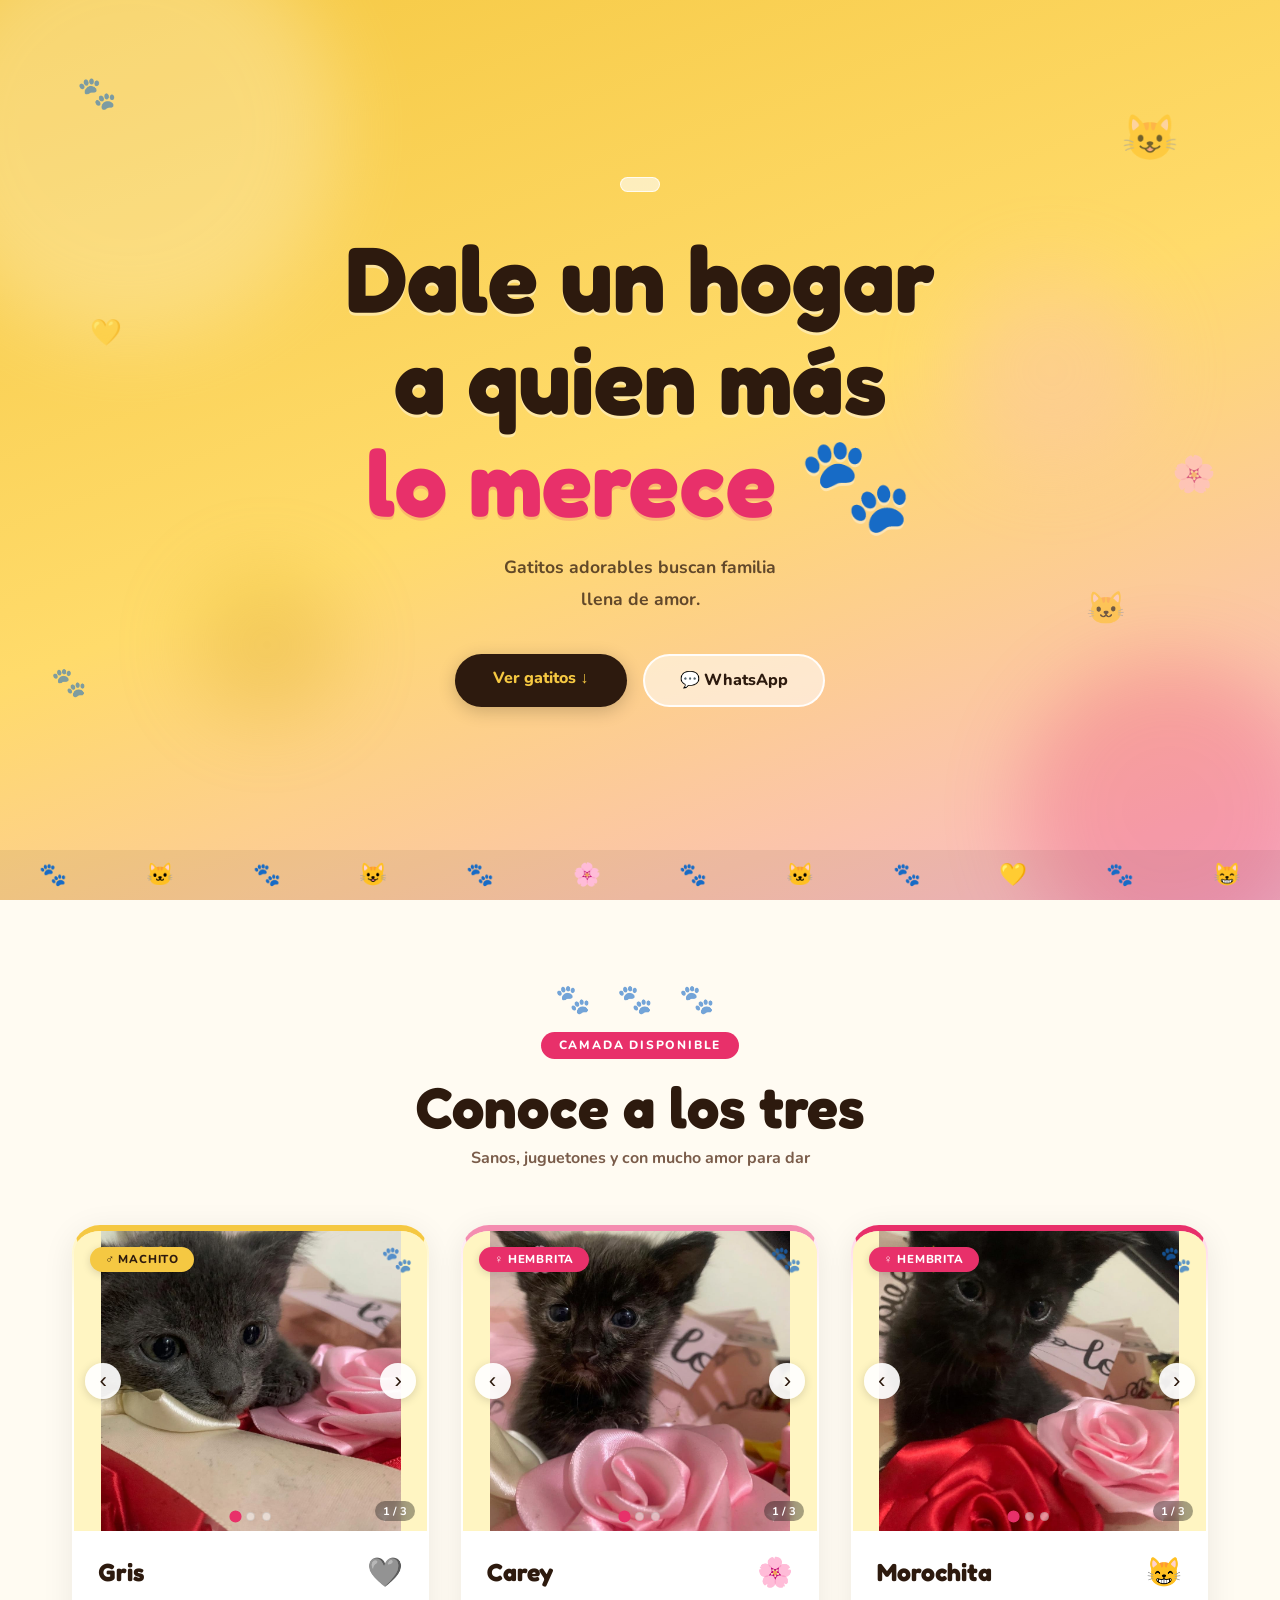
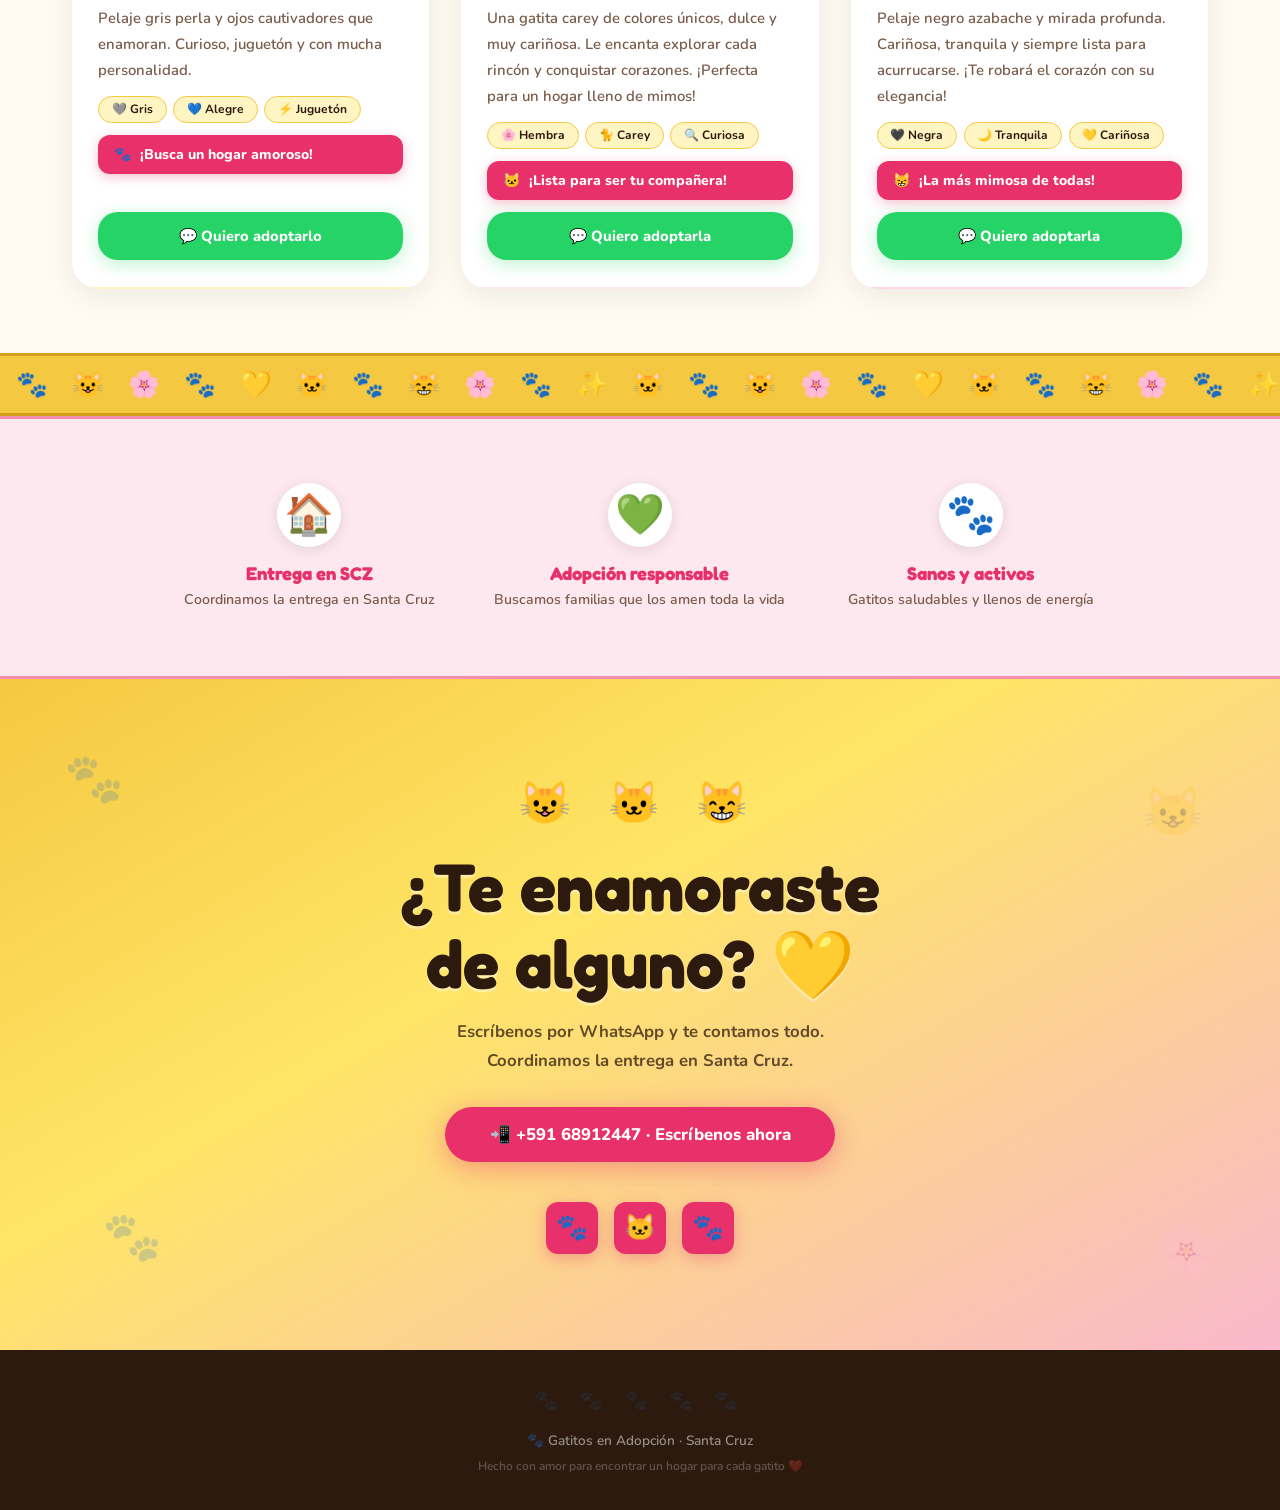
<file: index.html>
<!DOCTYPE html>
<html lang="es">
<head>
  <meta charset="UTF-8"/>
  <meta name="viewport" content="width=device-width, initial-scale=1.0"/>
  <title>🐾 Gatitos en Adopción </title>
  <link rel="stylesheet" href="style.css"/>
  <link href="https://fonts.googleapis.com/css2?family=Fredoka+One&family=Nunito:wght@400;600;700;800&display=swap" rel="stylesheet"/>
</head>
<body>

<!-- Stickers flotantes de fondo (decoración global) -->
<div class="bg-stickers" aria-hidden="true">
  <span class="bs" style="--x:5%;  --y:12%; --s:.9; --r:-15deg">🐾</span>
  <span class="bs" style="--x:90%; --y:8%;  --s:.7; --r:20deg">😺</span>
  <span class="bs" style="--x:18%; --y:38%; --s:.6; --r:10deg">🐱</span>
  <span class="bs" style="--x:78%; --y:32%; --s:.8; --r:-8deg">🐾</span>
  <span class="bs" style="--x:45%; --y:55%; --s:.5; --r:25deg">✨</span>
  <span class="bs" style="--x:92%; --y:60%; --s:.7; --r:-20deg">🐾</span>
  <span class="bs" style="--x:8%;  --y:70%; --s:.6; --r:12deg">😸</span>
  <span class="bs" style="--x:60%; --y:78%; --s:.8; --r:-5deg">🐾</span>
  <span class="bs" style="--x:30%; --y:88%; --s:.6; --r:18deg">🐱</span>
  <span class="bs" style="--x:85%; --y:90%; --s:.7; --r:-12deg">✨</span>
</div>


<!-- ╔══════════════════════════════════╗
     ║            HERO                  ║
     ╚══════════════════════════════════╝ -->
<header class="hero">
  <!-- Burbujas doradas y rosas -->
  <div class="hero-bubbles" aria-hidden="true">
    <div class="bubble bu1"></div>
    <div class="bubble bu2"></div>
    <div class="bubble bu3"></div>
    <div class="bubble bu4"></div>
  </div>

  <!-- Stickers hero -->
  <div class="hero-stickers" aria-hidden="true">
    <span class="hs hs1">🐾</span>
    <span class="hs hs2">😺</span>
    <span class="hs hs3">🐾</span>
    <span class="hs hs4">🌸</span>
    <span class="hs hs5">🐱</span>
    <span class="hs hs6">💛</span>
  </div>

  <div class="hero-inner">
    <div class="hero-badge"> </div>
    <h1 class="hero-title">
      Dale un hogar<br/>
      a quien más<br/>
      <span class="hero-accent">lo merece</span> 🐾
    </h1>
    <p class="hero-sub">Gatitos adorables buscan familia<br/>llena de amor. </p>
    <div class="hero-btns">
      <a href="#gatitos" class="btn-gold">Ver gatitos ↓</a>
      <a href="https://wa.me/59168912447?text=¡Hola!%20Vi%20los%20gatitos%20en%20adopción%20y%20quiero%20información%20🐱"
         target="_blank" class="btn-outline-white">💬 WhatsApp</a>
    </div>
  </div>

  <!-- Franja de stickers en la parte baja del hero -->
  <div class="hero-strip" aria-hidden="true">
    <span>🐾</span><span>🐱</span><span>🐾</span><span>😺</span>
    <span>🐾</span><span>🌸</span><span>🐾</span><span>🐱</span>
    <span>🐾</span><span>💛</span><span>🐾</span><span>😸</span>
  </div>
</header>


<!-- ╔══════════════════════════════════╗
     ║         SECCIÓN GATITOS          ║
     ╚══════════════════════════════════╝ -->
<section class="cats-section" id="gatitos">

  <div class="section-title">
    <div class="paw-row" aria-hidden="true">🐾 🐾 🐾</div>
    <span class="eyebrow-tag">Camada disponible</span>
    <h2>Conoce a los tres</h2>
    <p>Sanos, juguetones y con mucho amor para dar</p>
  </div>

  <div class="cards-grid">

    <!-- ═══════════════════════════════
         TARJETA 1 · EL MACHITO
         ═══════════════════════════════ -->
    <article class="cat-card male-card">
      <div class="card-ribbon ribbon-gold">♂ Machito</div>

      <!-- Stickers de esquina -->
      <div class="card-sticker cs-tl">😺</div>
      <div class="card-sticker cs-tr">🐾</div>

      <!--
      ┌──────────────────────────────────────┐
      │   GALERÍA MACHITO — 3 FOTOS          │
      │                                      │
      │  FOTO 1: src="gatito1.jpeg"  ← real  │
      │  FOTO 2: reemplaza el bloque         │
      │    <div class="no-photo ...">        │
      │    por <img src="TU_FOTO.jpg"/>      │
      │  FOTO 3: igual que foto 2            │
      └──────────────────────────────────────┘
      -->
      <div class="gallery" id="gal1">
        <!-- FOTO 1 DEL MACHITO -->
        <div class="gslide active">
          <img src="Gris1.jpeg" alt="Machito gris - foto 1"/>
        </div>
        <!-- FOTO 2 DEL MACHITO → reemplaza por <img src="machito_foto2.jpg"/> -->
        <div class="gslide">
          <div class="no-photo np-gold">
            <img src="Gris2.jpeg"/&gt;</code></small>
          </div>
        </div>
        <!-- FOTO 3 DEL MACHITO → reemplaza por <img src="machito_foto3.jpg"/> -->
        <div class="gslide">
          <div class="no-photo np-gold">  
            <img src="Gris3.jpeg"/&gt;</code></small>
          </div>
        </div>
        <button class="arr arr-l" onclick="goPrev('gal1')">‹</button>
        <button class="arr arr-r" onclick="goNext('gal1')">›</button>
        <div class="dots" id="dots-gal1">
          <span class="dot active" onclick="goTo('gal1',0)"></span>
          <span class="dot"        onclick="goTo('gal1',1)"></span>
          <span class="dot"        onclick="goTo('gal1',2)"></span>
        </div>
        <!-- Contador de foto -->
        <div class="photo-counter" id="counter-gal1">1 / 3</div>
      </div>

      <div class="card-body">
        <div class="cat-header">
          <h3>Gris</h3>
          <span class="cat-emoji">🩶</span>
        </div>
        <p class="cat-desc">Pelaje gris perla y ojos cautivadores que enamoran. Curioso, juguetón y con mucha personalidad. </p>
        <div class="traits">
          <span>🩶 Gris</span>
          <span>💙 Alegre</span>
          <span>⚡ Juguetón</span>
        </div>
        <!-- Caja fucsia decorativa -->
        <div class="fuchsia-box">
          <span>🐾</span> ¡Busca un hogar amoroso!
        </div>
        <a class="btn-wa-card"
           href="https://wa.me/59168912447?text=¡Hola!%20Me%20interesa%20adoptar%20al%20Gatito%20Gris%20(el%20machito)%20🐱"
           target="_blank">💬 Quiero adoptarlo</a>
      </div>
    </article>


    <!-- ═══════════════════════════════
         TARJETA 2 · HEMBRITA 1
         ═══════════════════════════════ -->
    <article class="cat-card female1-card">
      <div class="card-ribbon ribbon-pink">♀ Hembrita</div>

      <div class="card-sticker cs-tl">🌸</div>
      <div class="card-sticker cs-tr">🐾</div>

      <!--
      ┌──────────────────────────────────────┐
      │   GALERÍA HEMBRITA 1 — 3 FOTOS       │
      │                                      │
      │  FOTO 1: reemplaza el bloque         │
      │    <div class="no-photo ...">        │
      │    por <img src="hembrita1_f1.jpg"/> │
      │  FOTO 2 y 3: igual                   │
      └──────────────────────────────────────┘
      -->
      <div class="gallery" id="gal2">
        <!-- FOTO 1 HEMBRITA 1 -->
        <div class="gslide active">
          <img src="Karey1.jpeg" alt="Karey - foto 1"/>
        </div>
        <!-- FOTO 2 HEMBRITA 1 → reemplaza por <img src="hembrita1_foto2.jpg"/> -->
        <div class="gslide">
          <div class="no-photo np-pink">
           
            
            <img src="Karey2.jpeg"/&gt;</code></small>
          </div>
        </div>
        <!-- FOTO 3 HEMBRITA 1 → reemplaza por <img src="hembrita1_foto3.jpg"/> -->
        <div class="gslide">
          <div class="no-photo np-pink">  
            <img src="Karey3.jpeg"/&gt;</code></small>
          </div>
        </div>
        <button class="arr arr-l" onclick="goPrev('gal2')">‹</button>
        <button class="arr arr-r" onclick="goNext('gal2')">›</button>
        <div class="dots" id="dots-gal2">
          <span class="dot active" onclick="goTo('gal2',0)"></span>
          <span class="dot"        onclick="goTo('gal2',1)"></span>
          <span class="dot"        onclick="goTo('gal2',2)"></span>
        </div>
        <div class="photo-counter" id="counter-gal2">1 / 3</div>
      </div>

      <div class="card-body">
        <div class="cat-header">
          <h3>Carey</h3>
          <span class="cat-emoji">🌸</span>
        </div>
        <p class="cat-desc">Una gatita carey de colores únicos, dulce y muy cariñosa. Le encanta explorar cada rincón y conquistar corazones. ¡Perfecta para un hogar lleno de mimos!</p>
        <div class="traits">
          <span>🌸 Hembra</span>
          <span>🐈 Carey</span>
          <span>🔍 Curiosa</span>
        </div>
        <div class="fuchsia-box">
          <span>🐱</span> ¡Lista para ser tu compañera!
        </div>
        <a class="btn-wa-card"
           href="https://wa.me/59168912447?text=¡Hola!%20Me%20interesa%20adoptar%20a%20la%20Gatita%20Carey%20🐱"
           target="_blank">💬 Quiero adoptarla</a>
      </div>
    </article>


    <!-- ═══════════════════════════════
         TARJETA 3 · HEMBRITA 2
         ═══════════════════════════════ -->
    <article class="cat-card female2-card">
      <div class="card-ribbon ribbon-pink">♀ Hembrita</div>

      <div class="card-sticker cs-tl">✨</div>
      <div class="card-sticker cs-tr">🐾</div>

      <!--
      ┌──────────────────────────────────────┐
      │   GALERÍA HEMBRITA 2 — 3 FOTOS       │
      │                                      │
      │  FOTO 1: reemplaza el bloque         │
      │    <div class="no-photo ...">        │
      │    por <img src="hembrita2_f1.jpg"/> │
      │  FOTO 2 y 3: igual                   │
      └──────────────────────────────────────┘
      -->
      <div class="gallery" id="gal3">
        <!-- FOTO 1 HEMBRITA 2 -->
        <div class="gslide active">
          <img src="Morochita1.jpeg" alt="Morochita - foto 1"/>
        </div>
        <!-- FOTO 2 HEMBRITA 2 → reemplaza por <img src="hembrita2_foto2.jpg"/> -->
        <div class="gslide">
          <div class="no-photo np-cream">
            
           <img src="Morochita3.jpeg"/&gt;</code></small>
          </div>
        </div>
        <!-- FOTO 3 HEMBRITA 2 → reemplaza por <img src="hembrita2_foto3.jpg"/> -->
        <div class="gslide">
          <div class="no-photo np-cream">   
          <img src="Morochita4.jpeg"/&gt;</code></small>
          </div>
        </div>
        <button class="arr arr-l" onclick="goPrev('gal3')">‹</button>
        <button class="arr arr-r" onclick="goNext('gal3')">›</button>
        <div class="dots" id="dots-gal3">
          <span class="dot active" onclick="goTo('gal3',0)"></span>
          <span class="dot"        onclick="goTo('gal3',1)"></span>
          <span class="dot"        onclick="goTo('gal3',2)"></span>
        </div>
        <div class="photo-counter" id="counter-gal3">1 / 3</div>
      </div>

      <div class="card-body">
        <div class="cat-header">
          <h3>Morochita</h3>
          <span class="cat-emoji">😸</span>
        </div>
        <p class="cat-desc">Pelaje negro azabache y mirada profunda. Cariñosa, tranquila y siempre lista para acurrucarse. ¡Te robará el corazón con su elegancia!</p>
        <div class="traits">
          <span>🖤 Negra</span>
          <span>🌙 Tranquila</span>
          <span>💛 Cariñosa</span>
        </div>
        <div class="fuchsia-box">
          <span>😸</span> ¡La más mimosa de todas!
        </div>
        <a class="btn-wa-card"
           href="https://wa.me/59168912447?text=¡Hola!%20Me%20interesa%20adoptar%20a%la%20la20%20Morochita%20🐱"
           target="_blank">💬 Quiero adoptarla</a>
      </div>
    </article>

  </div><!-- /cards-grid -->
</section>


<!-- ╔══════════════════════════════════╗
     ║     FRANJA DE STICKERS           ║
     ╚══════════════════════════════════╝ -->
<div class="sticker-band" aria-hidden="true">
  <div class="sticker-scroll">
    <span>🐾</span><span>😺</span><span>🌸</span><span>🐾</span>
    <span>💛</span><span>🐱</span><span>🐾</span><span>😸</span>
    <span>🌸</span><span>🐾</span><span>✨</span><span>🐱</span>
    <!-- duplicado para loop infinito -->
    <span>🐾</span><span>😺</span><span>🌸</span><span>🐾</span>
    <span>💛</span><span>🐱</span><span>🐾</span><span>😸</span>
    <span>🌸</span><span>🐾</span><span>✨</span><span>🐱</span>
  </div>
</div>


<!-- ╔══════════════════════════════════╗
     ║       FRANJA INFORMATIVA         ║
     ╚══════════════════════════════════╝ -->
<section class="info-strip">
  <div class="info-inner">
    <div class="info-item">
      <div class="info-icon-wrap">🏠</div>
      <strong>Entrega en SCZ</strong>
      <p>Coordinamos la entrega en Santa Cruz </p>
    </div>
    <div class="info-item">
      <div class="info-icon-wrap">💚</div>
      <strong>Adopción responsable</strong>
      <p>Buscamos familias que los amen toda la vida</p>
    </div>
    <div class="info-item">
      <div class="info-icon-wrap">🐾</div>
      <strong>Sanos y activos</strong>
      <p>Gatitos saludables y llenos de energía</p>
    </div>
  </div>
</section>


<!-- ╔══════════════════════════════════╗
     ║         CTA FINAL                ║
     ╚══════════════════════════════════╝ -->
<section class="cta-section">
  <!-- Stickers decorativos CTA -->
  <span class="cta-sk sk1">🐾</span>
  <span class="cta-sk sk2">😺</span>
  <span class="cta-sk sk3">🐾</span>
  <span class="cta-sk sk4">🌸</span>

  <div class="cta-inner">
    <div class="cta-cats">😺 🐱 😸</div>
    <h2>¿Te enamoraste<br/>de alguno? 💛</h2>
    <p>Escríbenos por WhatsApp y te contamos todo.<br/>Coordinamos la entrega en Santa Cruz.</p>
    <a class="btn-cta-final"
       href="https://wa.me/59168912447?text=¡Hola!%20Vi%20los%20gatitos%20en%20adopción%20y%20quiero%20más%20información%20🐱"
       target="_blank">
      📲 +591 68912447 · Escríbenos ahora
    </a>

    <!-- Cuadros fucsia decorativos -->
    <div class="fuchsia-squares" aria-hidden="true">
      <span>🐾</span>
      <span>🐱</span>
      <span>🐾</span>
    </div>
  </div>
</section>


<footer class="site-footer">
  <div class="footer-paws" aria-hidden="true">🐾 🐾 🐾 🐾 🐾</div>
  <p>🐾 Gatitos en Adopción · Santa Cruz</p>
  <p class="footer-small">Hecho con amor para encontrar un hogar para cada gatito ❤️</p>
</footer>


<script>
  /* ── Galería ── */
  function getSlides(id) { return document.getElementById(id).querySelectorAll('.gslide'); }
  function getDots(id)   { return document.getElementById('dots-'+id).querySelectorAll('.dot'); }
  function currentIdx(id) {
    const s = getSlides(id);
    for (let i=0;i<s.length;i++) if(s[i].classList.contains('active')) return i;
    return 0;
  }
  function goTo(id, idx) {
    const slides = getSlides(id), dots = getDots(id), total = slides.length;
    slides.forEach(s=>s.classList.remove('active'));
    dots.forEach(d=>d.classList.remove('active'));
    slides[idx].classList.add('active');
    dots[idx].classList.add('active');
    const counter = document.getElementById('counter-'+id);
    if(counter) counter.textContent = (idx+1) + ' / ' + total;
  }
  function goNext(id) { const s=getSlides(id); goTo(id,(currentIdx(id)+1)%s.length); }
  function goPrev(id) { const s=getSlides(id); goTo(id,(currentIdx(id)-1+s.length)%s.length); }
</script>
</body>
</html>
</file>
<file: style.css>
/* =====================================================
   GATITOS EN ADOPCIÓN
   Paleta: dorado dominante · rosa pastel · fucsia acento
   Fuentes: Fredoka One + Nunito
   ===================================================== */
@import url('https://fonts.googleapis.com/css2?family=Fredoka+One&family=Nunito:wght@400;600;700;800&display=swap');

:root {
  /* ─── Paleta principal ─── */
  --gold:       #F5C842;    /* dorado dominante */
  --gold-lt:    #FFF5C2;    /* dorado muy claro */
  --gold-dk:    #D4A017;    /* dorado oscuro */
  --gold-warm:  #FFF0A0;    /* dorado cálido fondo */

  --pink:       #F9B8CC;    /* rosa pastel suave */
  --pink-lt:    #FDE8F0;    /* rosa muy claro */
  --pink-mid:   #F48DB0;    /* rosa pastel medio */

  --fuchsia:    #E8306A;    /* fucsia para acentos */
  --fuchsia-lt: #FFD6E5;    /* fucsia muy claro */

  --cream:      #FFFBF2;    /* crema cálido fondo */
  --cream2:     #FFF7E6;    /* crema dorado */
  --ink:        #2D1A0E;    /* marrón muy oscuro texto */
  --mid:        #7A5C4A;    /* marrón medio */
  --white:      #FFFFFF;
  --wa:         #25D366;
  --wa-dk:      #1aab55;

  --r12: 12px; --r20: 20px; --r28: 28px; --r40: 40px;
}

*, *::before, *::after { box-sizing: border-box; margin: 0; padding: 0; }
html { scroll-behavior: smooth; }

body {
  font-family: 'Nunito', sans-serif;
  background: var(--cream);
  color: var(--ink);
  overflow-x: hidden;
  position: relative;
}

/* ══════════════════════════════════
   STICKERS DE FONDO GLOBALES
══════════════════════════════════ */
.bg-stickers {
  position: fixed;
  inset: 0;
  pointer-events: none;
  z-index: 0;
  overflow: hidden;
}
.bs {
  position: absolute;
  left: var(--x);
  top:  var(--y);
  font-size: 2rem;
  transform: scale(var(--s,1)) rotate(var(--r,0deg));
  opacity: .10;
  user-select: none;
}

/* ══════════════════════════════════
   HERO
══════════════════════════════════ */
.hero {
  position: relative;
  min-height: 100vh;
  display: flex;
  flex-direction: column;
  align-items: center;
  justify-content: center;
  overflow: hidden;
  /* Fondo dorado como protagonista */
  background: linear-gradient(160deg, var(--gold) 0%, #FFDB6B 50%, var(--pink) 100%);
  padding: 4rem 2rem 5rem;
  text-align: center;
  z-index: 1;
}

/* Burbujas decorativas */
.hero-bubbles { position: absolute; inset: 0; pointer-events: none; }
.bubble {
  position: absolute;
  border-radius: 50%;
  opacity: .25;
  filter: blur(40px);
}
.bu1 { width:420px; height:420px; background:var(--white);   top:-80px;  left:-80px;  animation: pulse 7s ease-in-out infinite alternate; }
.bu2 { width:300px; height:300px; background:var(--fuchsia); bottom:-60px; right:-40px; animation: pulse 9s ease-in-out infinite alternate; }
.bu3 { width:200px; height:200px; background:var(--pink);    top:30%; right:10%;       animation: pulse 6s ease-in-out infinite alternate; }
.bu4 { width:150px; height:150px; background:var(--gold-dk); bottom:20%; left:15%;     animation: pulse 8s ease-in-out infinite alternate; }

@keyframes pulse {
  from { transform: scale(1);   opacity: .2; }
  to   { transform: scale(1.4); opacity: .35; }
}

/* Stickers del hero */
.hero-stickers { position: absolute; inset: 0; pointer-events: none; z-index: 1; }
.hs { position: absolute; font-size: 2.4rem; opacity: .55; animation: floaty var(--fd,3s) ease-in-out infinite; }
.hs1 { top:8%;  left:6%;  font-size:2rem;  animation-duration:3.2s; }
.hs2 { top:12%; right:8%; font-size:2.8rem; animation-duration:4s; }
.hs3 { bottom:22%; left:4%; font-size:1.8rem; animation-duration:2.8s; }
.hs4 { top:50%; right:5%; font-size:2.2rem; animation-duration:3.5s; }
.hs5 { bottom:30%; right:12%; font-size:2rem; animation-duration:4.2s; }
.hs6 { top:35%; left:7%;  font-size:1.6rem; animation-duration:3s; }

@keyframes floaty {
  0%,100% { transform: translateY(0) rotate(-5deg); }
  50%      { transform: translateY(-12px) rotate(5deg); }
}

.hero-inner {
  position: relative;
  z-index: 2;
  max-width: 700px;
  animation: riseIn .9s ease both;
}
@keyframes riseIn {
  from { opacity:0; transform:translateY(28px); }
  to   { opacity:1; transform:translateY(0); }
}

.hero-badge {
  display: inline-block;
  background: rgba(255,255,255,.6);
  border: 1.5px solid rgba(255,255,255,.8);
  color: var(--ink);
  font-size: .75rem;
  font-weight: 800;
  letter-spacing: .18em;
  text-transform: uppercase;
  padding: .4rem 1.2rem;
  border-radius: 100px;
  margin-bottom: 1.8rem;
  backdrop-filter: blur(6px);
}

.hero-title {
  font-family: 'Fredoka One', cursive;
  font-size: clamp(3rem, 9vw, 5.8rem);
  line-height: 1.1;
  color: var(--ink);
  margin-bottom: 1.2rem;
  text-shadow: 0 3px 0 rgba(255,255,255,.4);
}

.hero-accent {
  color: var(--fuchsia);
  display: inline-block;
  text-shadow: 0 3px 0 rgba(232,48,106,.2);
}

.hero-sub {
  font-size: 1.1rem;
  line-height: 1.8;
  color: rgba(45,26,14,.75);
  margin-bottom: 2.4rem;
  font-weight: 700;
}

.hero-btns { display:flex; gap:1rem; justify-content:center; flex-wrap:wrap; }

.btn-gold {
  background: var(--ink);
  color: var(--gold);
  font-family: 'Nunito', sans-serif;
  font-weight: 800;
  font-size: 1rem;
  padding: .85rem 2.4rem;
  border-radius: 100px;
  text-decoration: none;
  box-shadow: 0 4px 18px rgba(0,0,0,.2);
  transition: transform .2s, box-shadow .2s;
}
.btn-gold:hover { transform:translateY(-3px); box-shadow:0 8px 28px rgba(0,0,0,.3); }

.btn-outline-white {
  background: rgba(255,255,255,.55);
  color: var(--ink);
  font-family: 'Nunito', sans-serif;
  font-weight: 800;
  font-size: 1rem;
  padding: .85rem 2.2rem;
  border-radius: 100px;
  text-decoration: none;
  border: 2px solid rgba(255,255,255,.9);
  backdrop-filter: blur(6px);
  transition: background .2s, transform .2s;
}
.btn-outline-white:hover { background:rgba(255,255,255,.8); transform:translateY(-3px); }

/* Franja de stickers inferior del hero */
.hero-strip {
  position: absolute;
  bottom: 0; left: 0; right: 0;
  display: flex;
  justify-content: space-around;
  padding: .6rem 0;
  background: rgba(0,0,0,.06);
  font-size: 1.4rem;
  z-index: 2;
}

/* ══════════════════════════════════
   SECCIÓN GATITOS
══════════════════════════════════ */
.cats-section {
  position: relative;
  z-index: 1;
  max-width: 1200px;
  margin: 0 auto;
  padding: 5rem 2rem 4rem;
}

.section-title { text-align:center; margin-bottom:3.5rem; }

.paw-row { font-size:1.8rem; letter-spacing:.6rem; margin-bottom:.8rem; opacity:.6; }

.eyebrow-tag {
  display: inline-block;
  background: var(--fuchsia);
  color: var(--white);
  font-size: .75rem;
  font-weight: 800;
  letter-spacing: .15em;
  text-transform: uppercase;
  padding: .35rem 1.1rem;
  border-radius: 100px;
  margin-bottom: .8rem;
}

.section-title h2 {
  font-family: 'Fredoka One', cursive;
  font-size: clamp(2.4rem, 5vw, 3.6rem);
  color: var(--ink);
  margin-bottom: .3rem;
}
.section-title p { font-size:1rem; color:var(--mid); font-weight:700; }

/* ══════════════════════════════════
   GRID TARJETAS
══════════════════════════════════ */
.cards-grid {
  display: grid;
  grid-template-columns: repeat(auto-fit, minmax(300px, 1fr));
  gap: 2rem;
}

/* ── Tarjeta base ── */
.cat-card {
  background: var(--white);
  border-radius: var(--r28);
  overflow: hidden;
  position: relative;
  display: flex;
  flex-direction: column;
  box-shadow: 0 6px 32px rgba(0,0,0,.08);
  transition: transform .3s, box-shadow .3s;
  border: 2px solid transparent;
}
.cat-card:hover {
  transform: translateY(-10px);
  box-shadow: 0 22px 60px rgba(0,0,0,.13);
}

/* Colores de borde superiores por tipo */
.male-card    { border-top: 6px solid var(--gold);    background: linear-gradient(to bottom, var(--gold-lt) 0%, var(--white) 80px); }
.female1-card { border-top: 6px solid var(--pink-mid); background: linear-gradient(to bottom, var(--pink-lt) 0%, var(--white) 80px); }
.female2-card { border-top: 6px solid var(--fuchsia); background: linear-gradient(to bottom, var(--fuchsia-lt) 0%, var(--white) 80px); }

/* Ribbon badge */
.card-ribbon {
  position: absolute;
  top: 1rem; left: 1rem;
  z-index: 6;
  font-size: .72rem;
  font-weight: 800;
  letter-spacing: .07em;
  text-transform: uppercase;
  padding: .3rem .95rem;
  border-radius: 100px;
  box-shadow: 0 2px 8px rgba(0,0,0,.15);
}
.ribbon-gold { background: var(--gold);    color: var(--ink); }
.ribbon-pink { background: var(--fuchsia); color: var(--white); }

/* Stickers de esquina */
.card-sticker {
  position: absolute;
  font-size: 1.6rem;
  z-index: 5;
  opacity: .7;
  pointer-events: none;
}
.cs-tl { top: .7rem; left: 3.8rem; }   /* junto al ribbon */
.cs-tr { top: .7rem; right: .9rem; }

/* ── Galería ── */
.gallery {
  position: relative;
  height: 300px;
  overflow: hidden;
  background: var(--gold-lt);
}

.gslide {
  display: none;
  width: 100%; height: 100%;
  align-items: center;
  justify-content: center;
}
.gslide.active { display: flex; }

.gslide img {
  width: 100%; height: 100%;
  object-fit: contain;
  background: var(--gold-lt);
}

/* Placeholder sin foto */
.no-photo {
  width: 100%; height: 100%;
  display: flex;
  flex-direction: column;
  align-items: center;
  justify-content: center;
  gap: .5rem;
  text-align: center;
  padding: 1.5rem;
}
.no-photo span  { font-size: 2.8rem; }
.no-photo p     { font-weight: 800; font-size: .95rem; color: var(--ink); }
.no-photo small { font-size: .7rem; color: var(--mid); line-height: 1.6; font-family: monospace; }
.no-photo code  { background: rgba(0,0,0,.07); padding: .1rem .3rem; border-radius: 4px; font-size: .65rem; }

.np-gold   { background: linear-gradient(135deg, var(--gold-lt), var(--gold-warm)); }
.np-pink   { background: linear-gradient(135deg, var(--pink-lt), #FFE4F0); }
.np-cream  { background: linear-gradient(135deg, var(--fuchsia-lt), var(--pink-lt)); }

/* Flechas */
.arr {
  position: absolute;
  top: 50%; transform: translateY(-50%);
  z-index: 7;
  width: 36px; height: 36px;
  border-radius: 50%; border: none;
  background: rgba(255,255,255,.92);
  color: var(--ink);
  font-size: 1.4rem;
  cursor: pointer;
  box-shadow: 0 2px 10px rgba(0,0,0,.15);
  display: flex; align-items: center; justify-content: center;
  transition: transform .2s, background .2s;
}
.arr:hover { background:var(--white); transform:translateY(-50%) scale(1.12); }
.arr-l { left:.7rem; }
.arr-r { right:.7rem; }

/* Puntos */
.dots {
  position: absolute;
  bottom: .6rem; left:0; right:0;
  display: flex;
  justify-content: center;
  gap: .4rem;
  z-index: 7;
}
.dot {
  width: 9px; height: 9px;
  border-radius: 50%;
  background: rgba(255,255,255,.5);
  cursor: pointer;
  border: 1.5px solid rgba(0,0,0,.1);
  transition: background .2s, transform .2s;
}
.dot.active { background: var(--fuchsia); border-color: var(--fuchsia); transform: scale(1.35); }

/* Contador "1 / 3" */
.photo-counter {
  position: absolute;
  bottom: .6rem; right: .8rem;
  background: rgba(0,0,0,.35);
  color: var(--white);
  font-size: .7rem;
  font-weight: 700;
  padding: .15rem .5rem;
  border-radius: 100px;
  z-index: 7;
  backdrop-filter: blur(4px);
}

/* ── Cuerpo de tarjeta ── */
.card-body {
  padding: 1.4rem 1.5rem 1.7rem;
  display: flex;
  flex-direction: column;
  gap: .8rem;
  flex: 1;
}

.cat-header {
  display: flex;
  align-items: center;
  justify-content: space-between;
}
.cat-header h3 {
  font-family: 'Fredoka One', cursive;
  font-size: 1.55rem;
  color: var(--ink);
}
.cat-emoji { font-size: 1.8rem; }

.cat-desc {
  font-size: .93rem;
  line-height: 1.75;
  color: var(--mid);
  font-weight: 600;
}

.traits { display:flex; flex-wrap:wrap; gap:.4rem; }
.traits span {
  font-size: .75rem;
  font-weight: 700;
  padding: .28rem .8rem;
  border-radius: 100px;
  background: var(--gold-lt);
  border: 1.5px solid var(--gold);
  color: var(--ink);
}

/* Cajita fucsia decorativa */
.fuchsia-box {
  background: var(--fuchsia);
  color: var(--white);
  font-weight: 800;
  font-size: .88rem;
  padding: .6rem 1rem;
  border-radius: var(--r12);
  display: flex;
  align-items: center;
  gap: .5rem;
  box-shadow: 0 3px 12px rgba(232,48,106,.3);
}

/* Botón WhatsApp */
.btn-wa-card {
  display: block;
  text-align: center;
  background: var(--wa);
  color: var(--white);
  font-family: 'Nunito', sans-serif;
  font-weight: 800;
  font-size: .92rem;
  padding: .85rem;
  border-radius: var(--r20);
  text-decoration: none;
  margin-top: auto;
  box-shadow: 0 4px 18px rgba(37,211,102,.3);
  transition: background .2s, transform .15s;
}
.btn-wa-card:hover { background:var(--wa-dk); transform:scale(1.02); }

/* ══════════════════════════════════
   BANDA DE STICKERS ANIMADA
══════════════════════════════════ */
.sticker-band {
  overflow: hidden;
  background: var(--gold);
  padding: .7rem 0;
  position: relative;
  z-index: 1;
  border-top: 3px solid var(--gold-dk);
  border-bottom: 3px solid var(--gold-dk);
}
.sticker-scroll {
  display: flex;
  gap: 1.5rem;
  width: max-content;
  animation: scrollLeft 18s linear infinite;
  font-size: 1.6rem;
  padding: 0 1rem;
}
@keyframes scrollLeft {
  from { transform: translateX(0); }
  to   { transform: translateX(-50%); }
}

/* ══════════════════════════════════
   FRANJA INFORMATIVA
══════════════════════════════════ */
.info-strip {
  background: var(--pink-lt);
  border-top: 3px solid var(--pink-mid);
  border-bottom: 3px solid var(--pink-mid);
  padding: 4rem 2rem;
  position: relative;
  z-index: 1;
}
.info-inner {
  max-width: 960px;
  margin: 0 auto;
  display: grid;
  grid-template-columns: repeat(auto-fit, minmax(210px, 1fr));
  gap: 2rem;
  text-align: center;
}
.info-icon-wrap {
  font-size: 2.5rem;
  margin-bottom: .6rem;
  display: inline-block;
  background: var(--white);
  width: 64px; height: 64px;
  line-height: 64px;
  border-radius: 50%;
  box-shadow: 0 3px 14px rgba(0,0,0,.1);
  margin-bottom: .9rem;
}
.info-item strong {
  display: block;
  font-family: 'Fredoka One', cursive;
  font-size: 1.15rem;
  color: var(--fuchsia);
  margin-bottom: .3rem;
}
.info-item p {
  font-size: .88rem;
  line-height: 1.65;
  color: var(--mid);
  font-weight: 600;
}

/* ══════════════════════════════════
   CTA FINAL
══════════════════════════════════ */
.cta-section {
  position: relative;
  z-index: 1;
  background: linear-gradient(150deg, var(--gold) 0%, #FFE566 40%, var(--pink) 100%);
  padding: 6rem 2rem;
  text-align: center;
  overflow: hidden;
}

/* Stickers decorativos CTA */
.cta-sk {
  position: absolute;
  font-size: 3rem;
  opacity: .2;
  pointer-events: none;
  animation: floaty 4s ease-in-out infinite;
}
.sk1 { top:10%; left:5%;  animation-duration:3.5s; }
.sk2 { top:15%; right:6%; animation-duration:4.2s; }
.sk3 { bottom:12%; left:8%; animation-duration:3s; }
.sk4 { bottom:10%; right:5%; animation-duration:4.5s; }

.cta-inner {
  position: relative;
  z-index: 2;
  max-width: 620px;
  margin: 0 auto;
}

.cta-cats {
  font-size: 2.6rem;
  letter-spacing: .8rem;
  margin-bottom: 1rem;
  animation: floaty 3s ease-in-out infinite;
}

.cta-inner h2 {
  font-family: 'Fredoka One', cursive;
  font-size: clamp(2.6rem, 6vw, 4.2rem);
  color: var(--ink);
  line-height: 1.15;
  margin-bottom: .9rem;
  text-shadow: 0 3px 0 rgba(255,255,255,.4);
}

.cta-inner p {
  font-size: 1.05rem;
  line-height: 1.75;
  color: rgba(45,26,14,.75);
  font-weight: 700;
  margin-bottom: 2rem;
}

.btn-cta-final {
  display: inline-block;
  background: var(--fuchsia);
  color: var(--white);
  font-family: 'Nunito', sans-serif;
  font-weight: 800;
  font-size: 1.05rem;
  padding: 1rem 2.8rem;
  border-radius: 100px;
  text-decoration: none;
  box-shadow: 0 6px 28px rgba(232,48,106,.4);
  transition: transform .2s, box-shadow .2s;
}
.btn-cta-final:hover {
  transform: translateY(-4px);
  box-shadow: 0 12px 40px rgba(232,48,106,.6);
}

/* Cuadros fucsia decorativos al pie del CTA */
.fuchsia-squares {
  display: flex;
  justify-content: center;
  gap: 1rem;
  margin-top: 2.5rem;
}
.fuchsia-squares span {
  display: inline-block;
  width: 52px; height: 52px;
  background: var(--fuchsia);
  border-radius: var(--r12);
  line-height: 52px;
  font-size: 1.6rem;
  text-align: center;
  box-shadow: 0 4px 16px rgba(232,48,106,.35);
  animation: floaty 3s ease-in-out infinite;
}
.fuchsia-squares span:nth-child(2) { animation-delay:.4s; }
.fuchsia-squares span:nth-child(3) { animation-delay:.8s; }

/* ══════════════════════════════════
   FOOTER
══════════════════════════════════ */
.site-footer {
  background: var(--ink);
  color: rgba(255,255,255,.5);
  text-align: center;
  padding: 2rem 1rem;
  font-size: .85rem;
  font-weight: 600;
  line-height: 2;
  position: relative;
  z-index: 1;
}
.footer-paws {
  font-size: 1.2rem;
  letter-spacing: .5rem;
  opacity: .3;
  margin-bottom: .4rem;
}
.footer-small { font-size:.75rem; color:rgba(255,255,255,.25); }

/* ══════════════════════════════════
   RESPONSIVE
══════════════════════════════════ */
@media (max-width: 640px) {
  .cards-grid { grid-template-columns: 1fr; }
  .gallery { height: 270px; }
  .hero-btns { flex-direction: column; align-items: center; }
  .hero-stickers { display: none; }
  .hero-strip { font-size: 1rem; gap: .5rem; }
}
</file>
